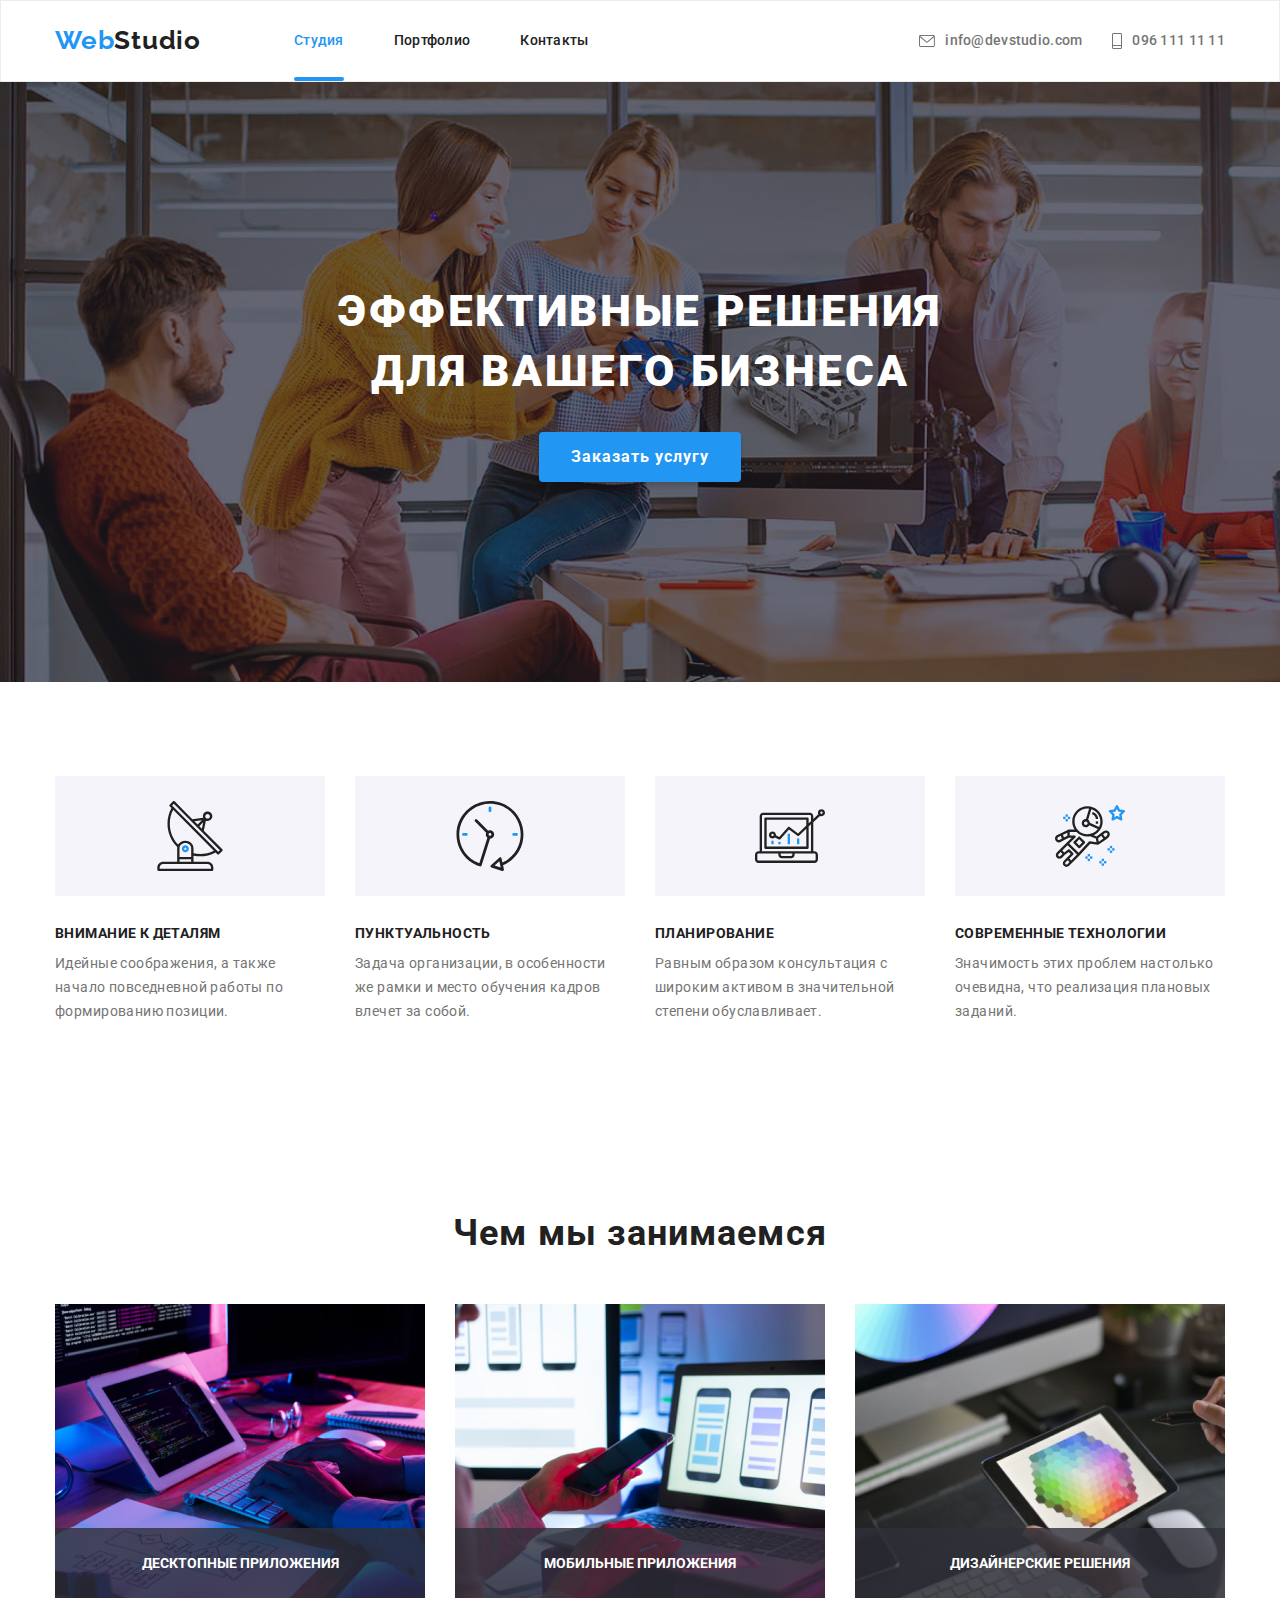
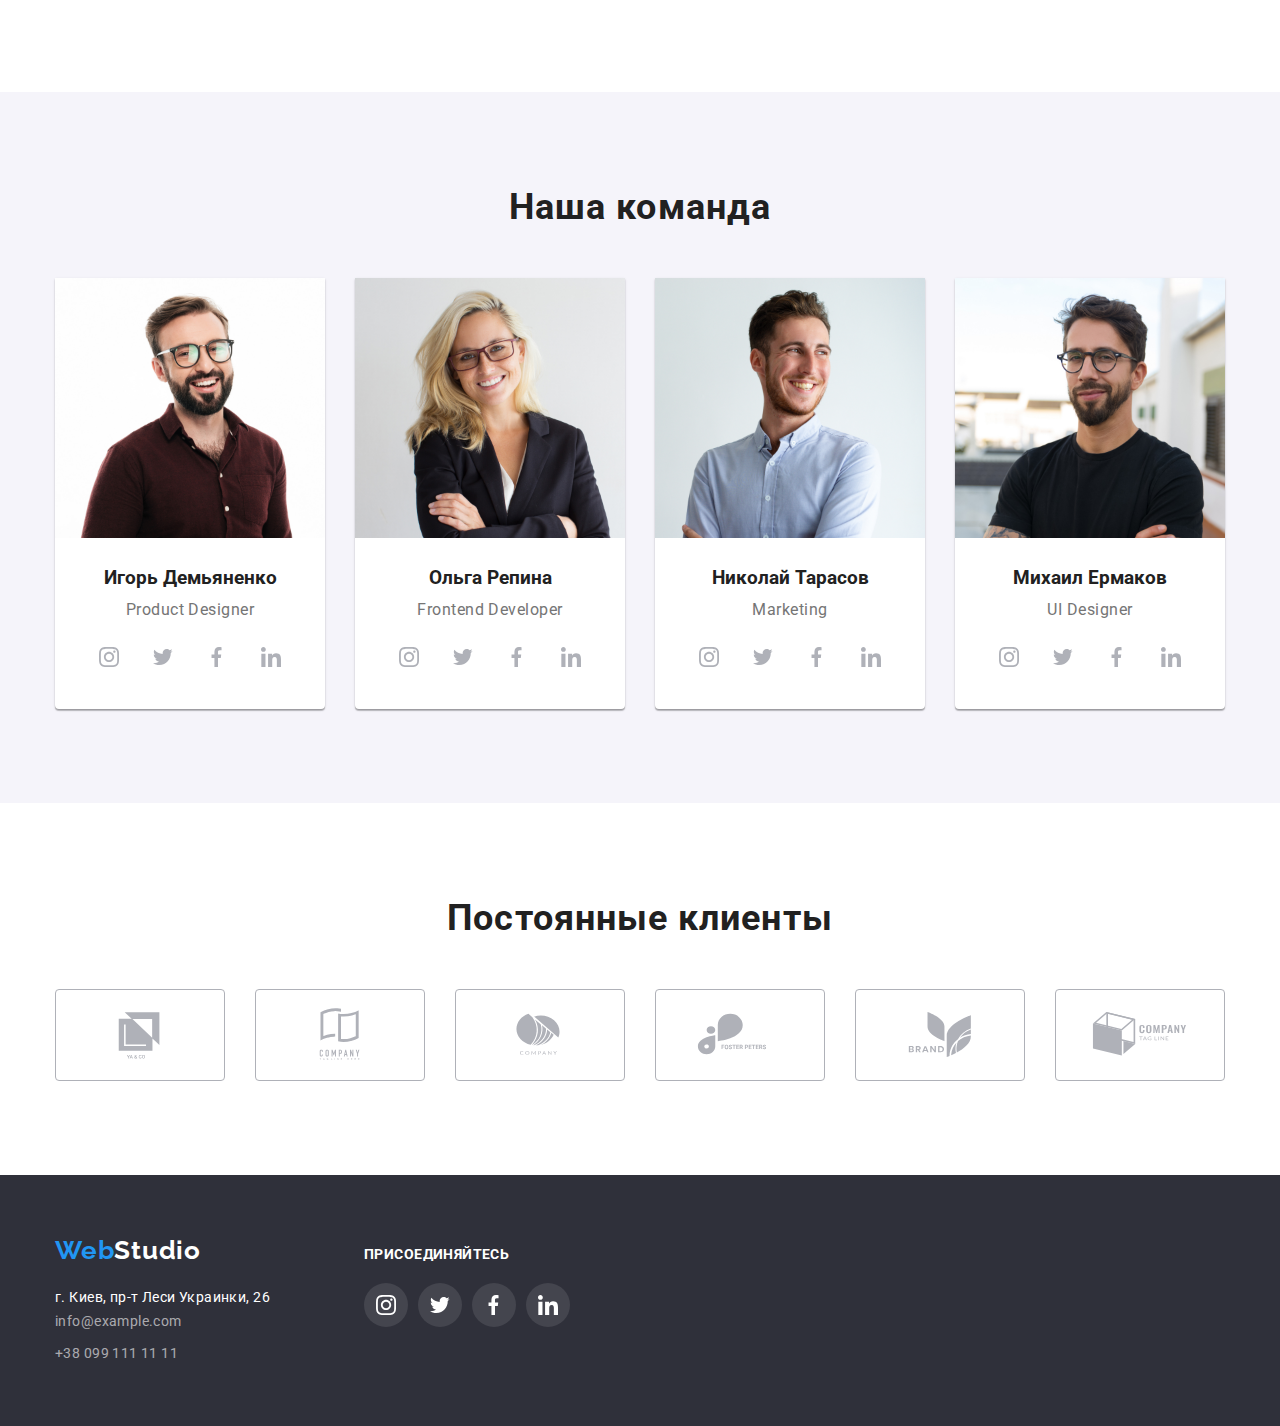
<file: index.html>
<!DOCTYPE html>
<html lang="ru">

<head>
    <meta charset="UTF-8">
    <meta http-equiv="X-UA-Compatible" content="IE=edge">
    <meta name="viewport" content="width=device-width, initial-scale=1.0">
    <title>Веб-студия</title>
   
<link rel="preconnect" href="https://fonts.googleapis.com">
<link rel="preconnect" href="https://fonts.gstatic.com" crossorigin>
<link href="https://fonts.googleapis.com/css2?family=Raleway:wght@700&family=Roboto:wght@400;500;700;900&display=swap" rel="stylesheet">
<link rel="stylesheet" href="https://cdnjs.cloudflare.com/ajax/libs/modern-normalize/1.1.0/modern-normalize.min.css">
<link rel="stylesheet" href="./css/styles.css">
</head>

<header class="page-header">
    <div class="container main-header">
    <!-- Хедер -->

    
        <a class="logo" href="./index.html">
            <span class="part-logo">Web</span>Studio
        </a>

<!-- Навигация -->

        <nav class="navigation">
            <ul class="nav-list">
                <li class="nav-item"><a class="nav-link current" href="./index.html">Студия</a></li>
                <li class="nav-item"><a class="nav-link" href="./portfolio.html">Портфолио</a></li>
                <li class="nav-item"><a class="nav-link" href="">Контакты</a></li>
            </ul>
        </nav>

      
<!-- Контакты -->

<ul class="contacts">
    <li class="contact-item">
        <a class="contact-link link" href="mailto:info@devstudio.com">
         <svg class="contact-icon" width="16px" height="12px">
             <use href="./images/icons.svg#icon-envelope"></use>
         </svg>info@devstudio.com
        </a>
    </li>
    <li class="contact-item">
        <a class="contact-link link" href="tel:0961111111">
        <svg class="contact-icon" width="10px" height="16px">
            <use href="./images/icons.svg#icon-phone1"></use>
        </svg>096 111 11 11
        </a>
    </li>
   
</ul>
</div>
</header>
   
<!-- Main -->

    <main>
        <!-- Герой -->
      
        <section class="hero">
            <div class="container">
            <h1 class="hero-text">Эффективные решения для вашего бизнеса</h1>
            <button class="hero-button" type="button" data-modal-open>Заказать услугу</button>
            </div>
            <div class="backdrop is-hidden" data-modal>
                
                <div class="modal-wrapper">
                   
                     
                      
                    <button class="modal-btn" data-modal-close> 
                        <svg class="modal-icon" width="11" height="11">
                            <use href="./images/icons.svg#icon-Vector-8"></use>
                        </svg>
                    </button>
                    <form class="modal-form"></form>
                </div>
            </div>
        </section>
     
<!-- Особенности -->



        <section class="section">
            <div class="container">
            <h2 class="visually-hidden">Особенности</h2>

            
            <ul class="features">
                <li class="item">
                    <div class="features-container">
                        
                            <svg class="feat-icon" width="65,32" height="70">
                                <use href="./images/icons.svg#icon-antenna1"></use>
                            </svg>
                    
                    </div>
                    <h3 class="features-point">Внимание к деталям</h3>
                    <p class="description">
                        Идейные соображения, а также начало повседневной работы по формированию позиции.
                    </p>
                </li>

                <li class="item">
                    <div class="features-container">
                       
                            <svg class="feat-icon" width="65,32" height="70">
                                <use href="./images/icons.svg#icon-clock1"></use>
                            </svg>
                        
                       
                    </div>
                    <h3 class="features-point">Пунктуальность</h3>
                    <p class="description">
                        Задача организации, в особенности же рамки и место обучения кадров влечет за собой.
                    </p>
                </li>

                <li class="item">
                  <div class="features-container">
                        <svg class="feat-icon" width="65,32" height="70">
                            <use href="./images/icons.svg#icon-diagram1"></use>
                        </svg>
                    </div>
                    
                    <h3 class="features-point">Планирование</h3>
                    <p class="description">
                        Равным образом консультация с широким активом в значительной степени обуславливает.
                    </p>
                </li>

                <li class="item">
                  <div class="features-container">
                        <svg class="feat-icon" width="65,32" height="70">
                            <use href="./images/icons.svg#icon-astronaut1"></use>
                        </svg>
                    </div>
                    
                    <h3 class="features-point">Современные технологии</h3>
                    <p class="description">
                        Значимость этих проблем настолько очевидна, что реализация плановых заданий.
                    </p>
                </li>
            </ul>

    </div>
    </section>
        <!-- Чем мы занимаемся -->
      
        <section class="section works">
            <div class="container">
            <h2 class="caption centered">Чем мы занимаемся</h2>
          
           <ul class="work">
               <li class="item">
                    <img class="work-img" src="./images/img.png" alt="Набор текста на клавиатуре" width="370" height="294">
                    <p class="work-text">Десктопные приложения</p>
               </li>
               
                <li class="item">
                    <img  class="work-img" src="./images/box2.png" alt="Монитор компьютера и экран телефона" width="370" height="294">
                    <p class="work-text">Мобильные приложения</p>
                </li>
                
                <li class="item">
                    <img class="work-img" src="./images/box3.png" alt="Цветовая гамма на планшете" width="370" height="294">
                    <p class="work-text">Дизайнерские решения</p>
                </li>
               
           </ul>
           
               </div>
                </section>
        <!-- Наша команда -->
       
        <section class="section team">
            <div class="container">
            <h2 class="caption centered">Наша команда</h2>
            <ul class="team-list">
                <li class="item">
                    <img class="foto" src="./images/img.jpg" alt="фото специалиста" width="270" height="260">
                    <div class="foto-descr">
                        <h3 class="team-member">Игорь Демьяненко</h3>
                    <p class="speciality" lang="en">Product Designer</p>
                    
                    <ul class="socials-list">

                        <li class="socials-item">
                            <a class="socials-link" href="" target="_blank" rel="noopener noreferree" aria-label="иконка Instagram">
                                <svg class="social-icon" width="20" height="20">
                                    <use href="./images/icons.svg#icon-instagram"></use>
                                </svg>

                            </a>

                        </li>

                        <li class="socials-item">
                            <a class="socials-link" href="" target="_blank" rel="noopener noreferree" aria-label="иконка Twitter">
                        <svg class="social-icon" width="20" height="20">
                            <use href="./images/icons.svg#icon-twetter"></use>
                        </svg>
                            </a>
                        
                        </li>

                        <li class="socials-item">
                            <a class="socials-link" href="" target="_blank" rel="noopener noreferree" aria-label="иконка Facebook">
                        <svg class="social-icon" width="20" height="20">
                            <use href="./images/icons.svg#icon-facebook"></use>
                        </svg>
                            </a>
                        
                        </li>

                        <li class="socials-item">
                            <a class="socials-link" href="" target="_blank" rel="noopener noreferree" aria-label="иконка Linkedin">
                        <svg class="social-icon" width="20" height="20">
                            <use href="./images/icons.svg#icon-linkedin"></use>
                        </svg>
                            </a>
                        
                        </li>
                    </ul>
                    </div>
                    
                </li>
                

                <li class="item">
                    <img class="foto" src="./images/img(1).jpg" alt="фото специалиста" width="270" height="260">
                    <div class="foto-descr">
                        <h3 class="team-member">Ольга Репина</h3>
                    <p class="speciality" lang="en">Frontend Developer</p>
                    <ul class="socials-list">
                    
                        <li class="socials-item">
                            <a class="socials-link" href="" target="_blank" rel="noopener noreferree" aria-label="иконка Instagram">
                                <svg class="social-icon" width="20" height="20">
                                    <use href="./images/icons.svg#icon-instagram"></use>
                                </svg>
                    
                            </a>
                    
                        </li>
                    
                        <li class="socials-item">
                            <a class="socials-link" href="" target="_blank" rel="noopener noreferree" aria-label="иконка Twitter">
                                <svg class="social-icon" width="20" height="20">
                                    <use href="./images/icons.svg#icon-twetter"></use>
                                </svg>
                            </a>
                    
                        </li>
                    
                        <li class="socials-item">
                            <a class="socials-link" href="" target="_blank" rel="noopener noreferree" aria-label="иконка Facebook">
                                <svg class="social-icon" width="20" height="20">
                                    <use href="./images/icons.svg#icon-facebook"></use>
                                </svg>
                            </a>
                    
                        </li>
                    
                        <li class="socials-item">
                            <a class="socials-link" href="" target="_blank" rel="noopener noreferree" aria-label="иконка Linkedin">
                                <svg class="social-icon" width="20" height="20">
                                    <use href="./images/icons.svg#icon-linkedin"></use>
                                </svg>
                            </a>
                    
                        </li>
                    </ul>
                    </div>
                </li>
                <li class="item">
                    <img class="foto" src="./images/img(2).jpg" alt="фото специалиста" width="270" height="260">
                    <div class="foto-descr"><h3 class="team-member">Николай Тарасов</h3>
                    <p class="speciality" lang="en">Marketing</p>
                    <ul class="socials-list">
                    
                        <li class="socials-item">
                            <a class="socials-link" href="" target="_blank" rel="noopener noreferree" aria-label="иконка Instagram">
                                <svg class="social-icon" width="20" height="20">
                                    <use href="./images/icons.svg#icon-instagram"></use>
                                </svg>
                    
                            </a>
                    
                        </li>
                    
                        <li class="socials-item">
                            <a class="socials-link" href="" target="_blank" rel="noopener noreferree" aria-label="иконка Twitter">
                                <svg class="social-icon" width="20" height="20">
                                    <use href="./images/icons.svg#icon-twetter"></use>
                                </svg>
                            </a>
                    
                        </li>
                    
                        <li class="socials-item">
                            <a class="socials-link" href="" target="_blank" rel="noopener noreferree" aria-label="иконка Facebook">
                                <svg class="social-icon" width="20" height="20">
                                    <use href="./images/icons.svg#icon-facebook"></use>
                                </svg>
                            </a>
                    
                        </li>
                    
                        <li class="socials-item">
                            <a class="socials-link" href="" target="_blank" rel="noopener noreferree" aria-label="иконка Linkedin">
                                <svg class="social-icon" width="20" height="20">
                                    <use href="./images/icons.svg#icon-linkedin"></use>
                                </svg>
                            </a>
                    
                        </li>
                    </ul>
                    </div>
                </li>
                <li class="item">
                    <img class="foto" src="./images/img(3).jpg" alt="фото специалиста" width="270" height="260">
                    <div class="foto-descr"><h3 class="team-member">Михаил Ермаков</h3>
                    <p class="speciality" lang="en">UI Designer</p>
                    <ul class="socials-list">
                    
                        <li class="socials-item">
                            <a class="socials-link" href="" target="_blank" rel="noopener noreferree" aria-label="иконка Instagram">
                                <svg class="social-icon" width="20" height="20">
                                    <use href="./images/icons.svg#icon-instagram"></use>
                                </svg>
                    
                            </a>
                    
                        </li>
                    
                        <li class="socials-item">
                            <a class="socials-link" href="" target="_blank" rel="noopener noreferree" aria-label="иконка Twitter">
                                <svg class="social-icon" width="20" height="20">
                                    <use href="./images/icons.svg#icon-twetter"></use>
                                </svg>
                            </a>
                    
                        </li>
                    
                        <li class="socials-item">
                            <a class="socials-link" href="" target="_blank" rel="noopener noreferree" aria-label="иконка Facebook">
                                <svg class="social-icon" width="20" height="20">
                                    <use href="./images/icons.svg#icon-facebook"></use>
                                </svg>
                            </a>
                    
                        </li>
                    
                        <li class="socials-item">
                            <a class="socials-link" href="" target="_blank" rel="noopener noreferree" aria-label="иконка Linkedin">
                                <svg class="social-icon" width="20" height="20">
                                    <use href="./images/icons.svg#icon-linkedin"></use>
                                </svg>
                            </a>
                    
                        </li>
                    </ul>
                    </div>
                </li>
            </ul>
       
        </div>
        </section>

<section class="client-section">
    <div class="container">
        <h2 class="client centered">Постоянные клиенты</h2>
        <ul class="clients">
        
            <li class="clients-item">
                <a class="clients-link" href="" target="_blank" rel="noopener noreferree">
                    <svg class="clients-icon" width="106" height="60">
                        <use href="./images/icons.svg#icon-logo6"></use>
                    </svg>
        
                </a>
        
            </li>
            <li class="clients-item">
                <a class="clients-link" href="" target="_blank" rel="noopener noreferree">
                    <svg class="clients-icon" width="106" height="60">
                        <use href="./images/icons.svg#icon-Logo1"></use>
                    </svg>
            
                </a>
            
            </li>
            <li class="clients-item">
                <a class="clients-link" href="" target="_blank" rel="noopener noreferree">
                    <svg class="clients-icon" width="106" height="60">
                        <use href="./images/icons.svg#icon-logo2"></use>
                    </svg>
            
                </a>
            
            </li>
            <li class="clients-item">
                <a class="clients-link" href="" target="_blank" rel="noopener noreferree">
                    <svg class="clients-icon" width="106" height="60">
                        <use href="./images/icons.svg#icon-logo3"></use>
                    </svg>
            
                </a>
            
            </li>
            <li class="clients-item">
                <a class="clients-link" href="" target="_blank" rel="noopener noreferree">
                    <svg class="clients-icon" width="106" height="60">
                        <use href="./images/icons.svg#icon-logo4"></use>
                    </svg>
            
                </a>
            
            </li>
            <li class="clients-item">
                <a class="clients-link" href="" target="_blank" rel="noopener noreferree">
                    <svg class="clients-icon" width="106" height="60">
                        <use href="./images/icons.svg#icon-logo5"></use>
                    </svg>
            
                </a>
            
            </li>
        </ul>
        </div>
        </section>

    </main>



<!-- Футер -->

    <footer  class="footer">
        <div class="container-footer container">
        <div class="container-footer-address">
        <a class="logo-footer" href="./index.html">
            <span class="part-logo">Web</span><span class="studio-logo">Studio</span>
        </a>

        <address>
            <ul class="address">
                <li class="address-map">
             <a class="map" href="https://www.google.com.ua/maps/place/%D0%B1%D1%83%D0%BB.+%D0%9B%D0%B5%D1%81%D0%B8+%D0%A3%D0%BA%D1%80%D0%B0%D0%B8%D0%BD%D0%BA%D0%B8,+26,+%D0%9A%D0%B8%D0%B5%D0%B2,+02000/@50.4265841,30.5361971,17z/data=!3m1!4b1!4m5!3m4!1s0x40d4cf0e033ecbe9:0x57a4dffefec77da0!8m2!3d50.4265807!4d30.5383858?hl=ru">г. Киев, пр-т Леси Украинки, 26</a>
                </li>
                <li class="address-mail">
             <a class="contact-footer mail" href="mailto:info@example.com">info@example.com</a>
                </li>
                <li class="address-phone">
             <a class="contact-footer" href="tel:+380991111111">+38 099 111 11 11</a>
                </li>

            </ul>
         
        </address>
            </div>



    <div class="attention-title-list">
    <p class="attention">Присоединяйтесь</p>
    <ul class="attention-list">
    <li class="attention-item">
        <a class="attention-link" href="" target="_blank" rel="noopener noreferree" aria-label="иконка Instagram">
            <svg class="attention-icon" width="20" height="20">
                <use href="./images/icons.svg#icon-instagram"></use>
            </svg>
    
        </a>
    
    </li>
    
    <li class="attention-item">
        <a class="attention-link" href="" target="_blank" rel="noopener noreferree" aria-label="иконка Twitter">
            <svg class="attention-icon" width="20" height="20">
                <use href="./images/icons.svg#icon-twetter"></use>
            </svg>
        </a>
    
    </li>
    
    <li class="attention-item">
        <a class="attention-link" href="" target="_blank" rel="noopener noreferree" aria-label="иконка Facebook">
            <svg class="attention-icon" width="20" height="20">
                <use href="./images/icons.svg#icon-facebook"></use>
            </svg>
        </a>
    
    </li>
    
    <li class="attention-item">
        <a class="attention-link" href="" target="_blank" rel="noopener noreferree" aria-label="иконка Linkedin">
            <svg class="attention-icon" width="20" height="20">
                <use href="./images/icons.svg#icon-linkedin"></use>
            </svg>
        </a>
</li>
    </ul>
</div>
</div>


    </footer>
<script src="./js/madal.js"></script>
    
</body>


</html>
</file>
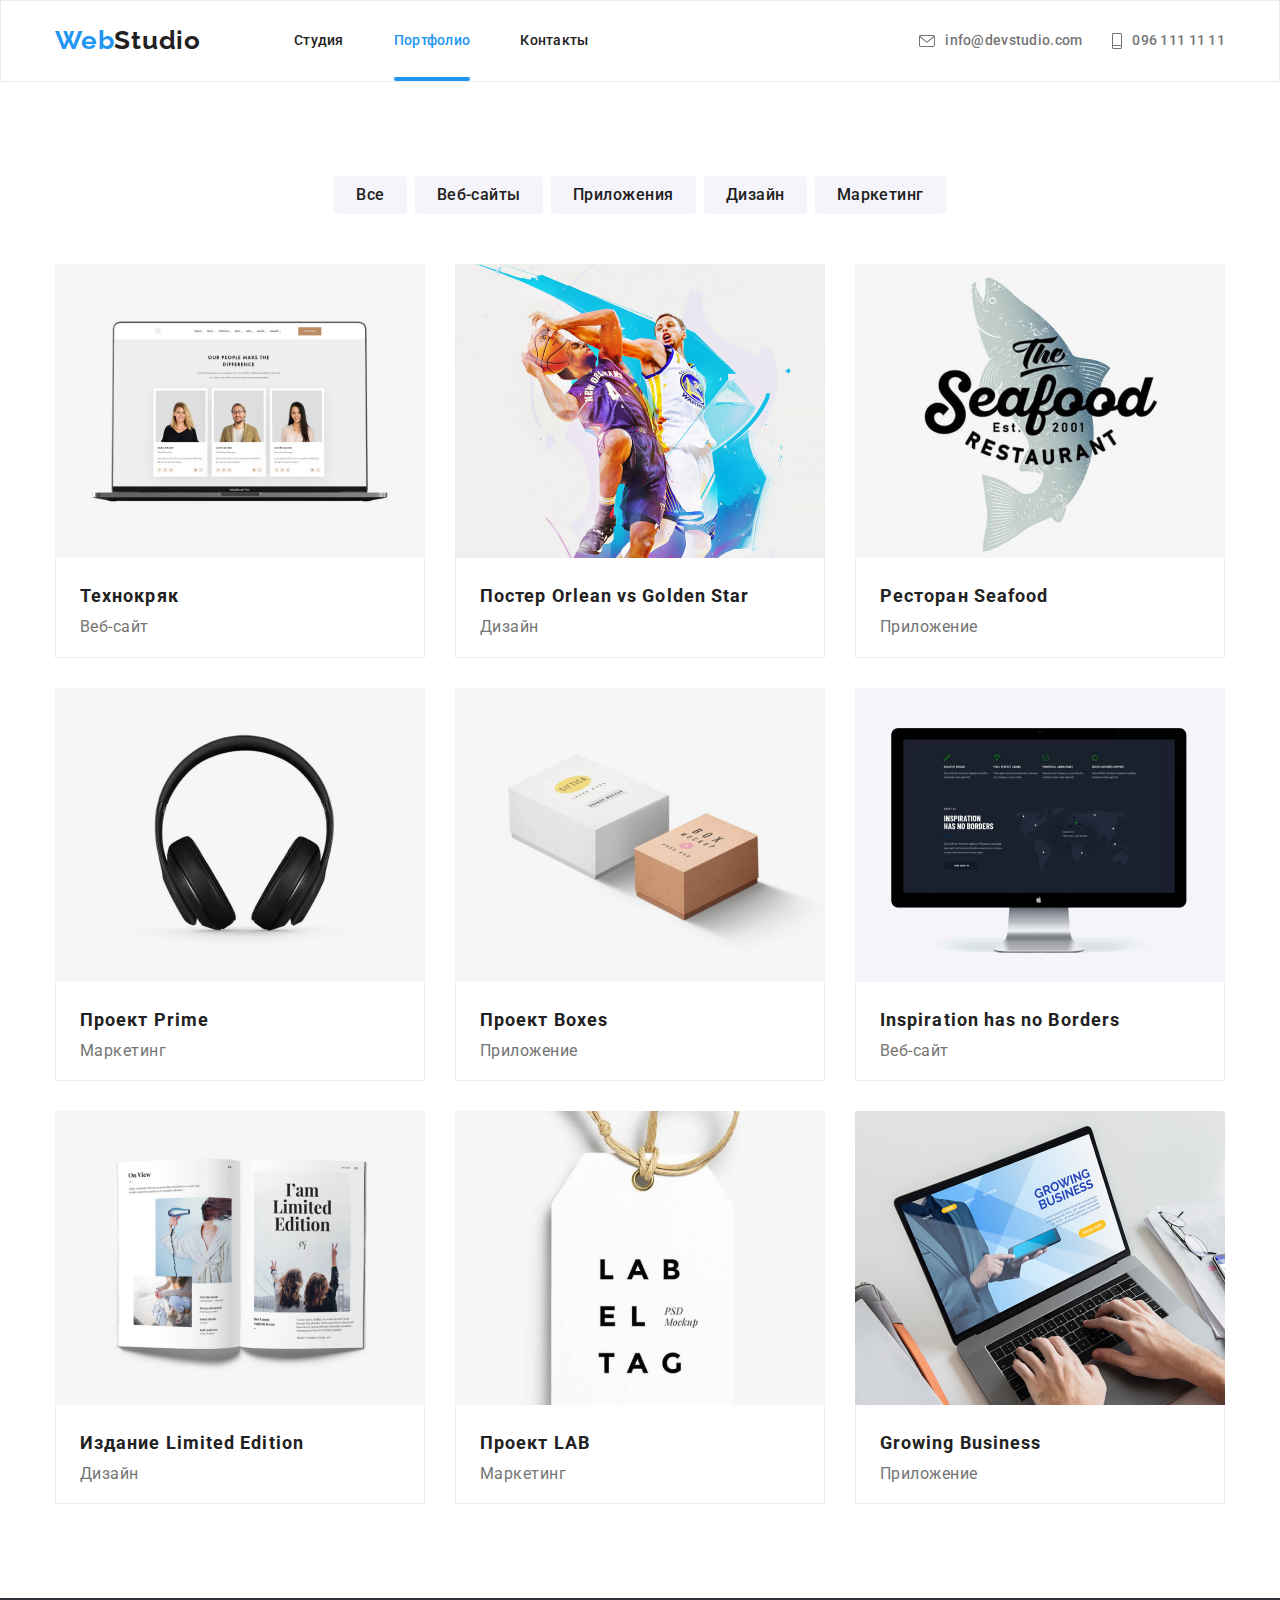
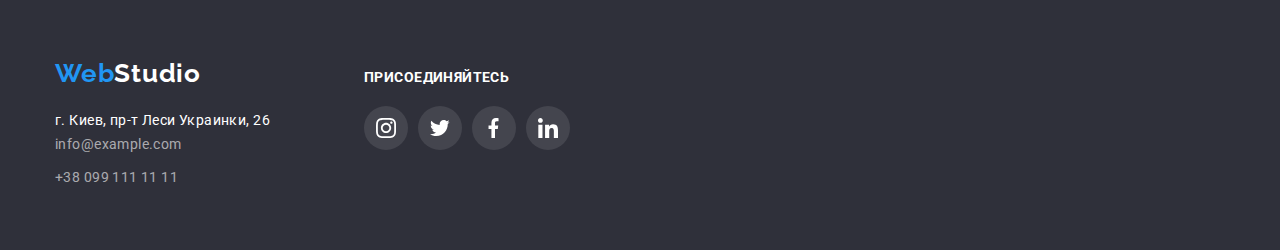
<file: portfolio.html>
<!DOCTYPE html>
<html lang="ru">
<head>
    <meta charset="UTF-8">
    <meta http-equiv="X-UA-Compatible" content="IE=edge">
    <meta name="viewport" content="width=device-width, initial-scale=1.0">
    <title>Портфолио</title>
    
  <link rel="preconnect" href="https://fonts.googleapis.com">
<link rel="preconnect" href="https://fonts.gstatic.com" crossorigin>
<link href="https://fonts.googleapis.com/css2?family=Raleway:wght@700&family=Roboto:wght@400;500;700;900&display=swap" rel="stylesheet">
<link rel="stylesheet" href="https://cdnjs.cloudflare.com/ajax/libs/modern-normalize/1.1.0/modern-normalize.min.css">
<link rel="stylesheet" href="./css/styles.css">
</head>

<body>
    <!-- Хедер -->
   
<header class="page-header">
    <div class="container main-header">
        <!-- Хедер -->


        <a class="logo" href="./index.html">
            <span class="part-logo">Web</span>Studio
        </a>

        <!-- Навигация -->

        <nav class="navigation">
            <ul class="nav-list">
                <li class="nav-item"><a class="nav-link" href="./index.html">Студия</a></li>
                <li class="nav-item"><a class="nav-link current" href="./portfolio.html">Портфолио</a></li>
                <li class="nav-item"><a class="nav-link" href="">Контакты</a></li>
            </ul>
        </nav>


        <!-- Контакты -->

        <ul class="contacts">
            <li class="contact-item">
                <a class="contact-link link" href="mailto:info@devstudio.com">
                    <svg class="contact-icon" width="16px" height="12px">
                        <use href="./images/icons.svg#icon-envelope"></use>
                    </svg>info@devstudio.com
                </a>
            </li>
            <li class="contact-item">
                <a class="contact-link link" href="tel:0961111111">
                    <svg class="contact-icon" width="10px" height="16px">
                        <use href="./images/icons.svg#icon-phone1"></use>
                    </svg>096 111 11 11
                </a>
            </li>

        </ul>
    </div>
</header>
       
<!-- Main -->
        <main class="main-portfolio">
            <!-- Наши проекты -->
           
            <section class="section">
                <div class="container">
                    <h1 class="visually-hidden">Наши проекты</h1>
                <ul class="sorting-menu">
                    
                    <li class="item"> 
                        <button class="menu" type="button">Все</button>

                </li>
                
                <li class="item">
                        <button class="menu" type="button">Веб-сайты</button>
                    
                </li>
                
                <li class="item">
                        <button class="menu" type="button">Приложения</button>
                   
                </li>
                
                <li class="item">
                        <button class="menu" type="button">Дизайн</button>
                    
                </li>
                    <li class="item">
                   
                        <button class="menu" type="button">Маркетинг</button>
                    
                </li>
                </ul>
              
    
<!-- Примеры проектов -->

                <ul class="example">
                    <li class="item">
                        <a class="photo-link link" href=" ">
                            <div class="photo-thumb">
                        <img class="item-foto" src="./images/img1.jpg" alt="главная страница сайта" width="370" height="294">
                        <div class="photo-thumb-text">
                        <p class="animation-description">Ресурс предлагает комплексные предложения с разным уровнем функционала и сервисов. Все это позволит посетителю получить
                        исчерпывающие сведения о компании или частном лице.</p>
                        </div>
                        </div>
                        <div class="text-content">
                           <h2 class="project">Технокряк</h2>
                           <p class="text">Веб-сайт</p>
                </div>
                </a>
                    </li>
                    <li class="item">
                        <a class="photo-link link" href=" ">
                            <div class="photo-thumb">
                        <img class="item-foto" src="./images/img2.jpg" alt="два баскетболиста в игре" width="370" height="294">
                        <div class="photo-thumb-text">
                            <p class="animation-description">Ресурс предлагает комплексные предложения с разным уровнем функционала и сервисов.
                                Все это позволит посетителю получить
                                исчерпывающие сведения о компании или частном лице.</p>
                        </div>
                        </div>
                        <div class="text-content">

                        <h2 class="project">Постер <span lang="en">Orlean vs Golden Star</span></h2>
                        <p class="text">Дизайн</p>
                        </div>
                        </a>
                    </li>
                    <li class="item">
                        <a class="photo-link link" href=" ">
                            <div class="photo-thumb">
                        <img class="item-foto" src="./images/img3.jpg" alt="логотип ресторана" width="370" height="294">
                        <div class="photo-thumb-text">
                            <p class="animation-description">Ресурс предлагает комплексные предложения с разным уровнем функционала и сервисов.
                                Все это позволит посетителю получить
                                исчерпывающие сведения о компании или частном лице.</p>
                        </div>
                        </div>
                        <div class="text-content">
                             <h2 class="project">Ресторан <span lang="en">Seafood</span></h2>
                        <p class="text">Приложение</p>
                        </div>
                        </a>
                    </li>
                    <li class="item">
                        <a class="photo-link link" href=" ">
                            <div class="photo-thumb">
                        <img class="item-foto" src="./images/img4.jpg" alt="наушники" width="370" height="294">
                        <div class="photo-thumb-text">
                            <p class="animation-description">Ресурс предлагает комплексные предложения с разным уровнем функционала и сервисов.
                                Все это позволит посетителю получить
                                исчерпывающие сведения о компании или частном лице.</p>
                        </div>
                        </div>
                        <div class="text-content">
                        <h2 class="project">Проект <span lang="en">Prime</span></h2>
                        <p class="text">Маркетинг</p>
                        </div>
                        </a>
                    </li>
                    <li class="item">
                        <a class="photo-link link" href=" ">
                            <div class="photo-thumb">
                        <img class="item-foto" src="./images/img5.jpg" alt="две коробки" width="370" height="294">
                        <div class="photo-thumb-text">
                            <p class="animation-description">Ресурс предлагает комплексные предложения с разным уровнем функционала и сервисов.
                                Все это позволит посетителю получить
                                исчерпывающие сведения о компании или частном лице.</p>
                        </div>
                        </div>
                    <div class="text-content">
                        <h2 class="project">Проект <span lang="en">Boxes</span></h2>
                        <p class="text">Приложение</p>
                        </div>
                        </a>
                    </li>
                    <li class="item">
                        <a class="photo-link link" href=" ">
                            <div class="photo-thumb">
                        <img class="item-foto" src="./images/img6.jpg" alt="монитор экрана" width="370" height="294">
                        <div class="photo-thumb-text">
                            <p class="animation-description">Ресурс предлагает комплексные предложения с разным уровнем функционала и сервисов.
                                Все это позволит посетителю получить
                                исчерпывающие сведения о компании или частном лице.</p>
                        </div>
                        </div>
                        <div class="text-content">
                        <h2 class="project" lang="en">Inspiration has no Borders</h2>
                        <p class="text">Веб-сайт</p>
                        </div>
                        </a>
                    </li>
                    <li class="item">
                        <a class="photo-link link" href=" ">
                            <div class="photo-thumb">
                        <img class="item-foto" src="./images/img7.jpg" alt="разворот книги" width="370" height="294">
                        <div class="photo-thumb-text">
                            <p class="animation-description">Ресурс предлагает комплексные предложения с разным уровнем функционала и сервисов.
                                Все это позволит посетителю получить
                                исчерпывающие сведения о компании или частном лице.</p>
                        </div>
                        </div>
                    <div class="text-content">
                        <h2 class="project">Издание <span lang="en">Limited Edition</span></h2>
                        <p class="text">Дизайн</p>
                        </div>
                        </a>
                    </li>
                    <li class="item">
                        <a class="photo-link link" href=" ">
                            <div class="photo-thumb">
                        <img class="item-foto" src="./images/img8.jpg" alt="логотип фирмы" width="370" height="294">
                        <div class="photo-thumb-text">
                            <p class="animation-description">Ресурс предлагает комплексные предложения с разным уровнем функционала и сервисов.
                                Все это позволит посетителю получить
                                исчерпывающие сведения о компании или частном лице.</p>
                        </div>
                        </div>
                        <div class="text-content">
                        <h2 class="project">Проект <span lang="en">LAB</span></h2>
                        <p class="text">Маркетинг</p>
                        </div>
                        </a>

                    </li>
                    <li class="item">
                        <a class="photo-link link" href=" ">
                            <div class="photo-thumb">
                        <img class="item-foto" src="./images/img9.jpg" alt="набор текста на клавиатуре" width="370" height="294">
                        <div class="photo-thumb-text">
                            <p class="animation-description">Ресурс предлагает комплексные предложения с разным уровнем функционала и сервисов.
                                Все это позволит посетителю получить
                                исчерпывающие сведения о компании или частном лице.</p>
                        </div>
                        </div>
                        <div class="text-content">
                        <h2 class="project">Growing Business</h2>
                        <p class="text">Приложение</p>
                        </div>
                    </a>
                    </li>
                </ul>
                </div>
            </section>
           
        </main>
<!-- Футер -->
<footer class="footer">
    <div class="container-footer container">
        <div class="container-footer-address">
            <a class="logo-footer" href="./index.html">
                <span class="part-logo">Web</span><span class="studio-logo">Studio</span>
            </a>

            <address>
                <ul class="address">
                    <li class="address-map">
                        <a class="map"
                            href="https://www.google.com.ua/maps/place/%D0%B1%D1%83%D0%BB.+%D0%9B%D0%B5%D1%81%D0%B8+%D0%A3%D0%BA%D1%80%D0%B0%D0%B8%D0%BD%D0%BA%D0%B8,+26,+%D0%9A%D0%B8%D0%B5%D0%B2,+02000/@50.4265841,30.5361971,17z/data=!3m1!4b1!4m5!3m4!1s0x40d4cf0e033ecbe9:0x57a4dffefec77da0!8m2!3d50.4265807!4d30.5383858?hl=ru">г.
                            Киев, пр-т Леси Украинки, 26</a>
                    </li>
                    <li class="address-mail">
                        <a class="contact-footer mail" href="mailto:info@example.com">info@example.com</a>
                    </li>
                    <li class="address-phone">
                        <a class="contact-footer" href="tel:+380991111111">+38 099 111 11 11</a>
                    </li>

                </ul>

            </address>
        </div>



        <div class="attention-title-list">
            <p class="attention">Присоединяйтесь</p>
            <ul class="attention-list">
                <li class="attention-item">
                    <a class="attention-link" href="" target="_blank" rel="noopener noreferree"
                        aria-label="иконка Instagram">
                        <svg class="attention-icon" width="20" height="20">
                            <use href="./images/icons.svg#icon-instagram"></use>
                        </svg>

                    </a>

                </li>

                <li class="attention-item">
                    <a class="attention-link" href="" target="_blank" rel="noopener noreferree"
                        aria-label="иконка Twitter">
                        <svg class="attention-icon" width="20" height="20">
                            <use href="./images/icons.svg#icon-twetter"></use>
                        </svg>
                    </a>

                </li>

                <li class="attention-item">
                    <a class="attention-link" href="" target="_blank" rel="noopener noreferree"
                        aria-label="иконка Facebook">
                        <svg class="attention-icon" width="20" height="20">
                            <use href="./images/icons.svg#icon-facebook"></use>
                        </svg>
                    </a>

                </li>

                <li class="attention-item">
                    <a class="attention-link" href="" target="_blank" rel="noopener noreferree"
                        aria-label="иконка Linkedin">
                        <svg class="attention-icon" width="20" height="20">
                            <use href="./images/icons.svg#icon-linkedin"></use>
                        </svg>
                    </a>
                </li>
            </ul>
        </div>
    </div>


</footer>
        
</body>
</html>
</file>
<file: css/styles.css>
html {
    box-sizing: border-box;

}

*,
*::before,
*::after {
    box-sizing: inherit;
}
.container {
    width: 1200px;
    margin: 0 auto;

    padding-left: 15px;
    padding-right: 15px;
    /* outline: 2px solid crimson; */
}

.page-header {
    /* background-color: aquamarine; */
    border: 1px solid #ECECEC;

}


:root {
 --main-color: #212121; 
 --secondary-color: #757575;
 --accent-color: #2196F3;
 --title-color: #FFFFFF; 
 --additional-color: rgba(255, 255, 255, 0.6);
 --background-color-menu: #F5F4FA;
 --background-color-basic: #2F303A;
 --background-main-btn: #188CE8;
 --border-heder-color:  #ECECEC;
 --animation: 250ms cubic-bezier(0.4, 0, 0.2, 1);
 --color-icon: #AFB1B8;
}




   body {
    font-family: 'Roboto', sans-serif;
    color: var(--main-color);
}

   ul {
    list-style-type: none; 
    padding: 0px;
    margin: 0px;
}
h1,
h2,
h3,
h4,
h4,
h5,
h6,
p {
padding: 0px;
margin: 0px;  
}

img {
    display: block;
    max-width: 100%;
    height: auto;
}

.visually-hidden {
 position: absolute;
 clip: rect(0 0 0 0);
 width: 1px;
 height: 1px;
 margin: -1px;
}

/* Логотип */

.logo {
    font-family: 'Raleway', sans-serif;
    color: var(--main-color);
    font-size: 26px;
    font-weight: 700;
    text-decoration: none;
    line-height: 1.19;
    letter-spacing: 0.03em;
    margin-right: 93px;
 padding-top: 24px;
 padding-bottom: 25px;
   
}

.part-logo {
    color: var(--accent-color);
    font-weight: 700;
}

.nav-list {
    display: flex;
 

}

.nav-link {
    display: block;
    color: currentColor;
    font-weight: 500;
    font-size: 14px;
    text-decoration: none;
    line-height: 1.14;
    letter-spacing: 0.02em;
    padding-top: 32px;
    padding-bottom: 32px;
    transition: color var(--animation);
 }
 
 
    
    .nav-list .nav-item:not(:last-child) {
    margin-right: 50px;
    }

    .navigation {
        margin-right: auto;
    }
    
.nav-link:hover, .nav-link:focus {
    color: var(--accent-color);
   
}

.nav-link.current {
    color: var(--accent-color)
}

.contact-item {
    color: var(--secondary-color);
    font-weight: 500;
    font-size: 14px;
    text-decoration: none;
    line-height: 1.14;
    letter-spacing: 0.02em;
   
}

.contact-icon:hover,
.contact-icon:focus {
    color: var(--accent-color);
  transition: color var(--animation);
}

.contact-icon { 
    margin-right: 10px;
    fill: currentColor;

}
.contact-item:hover, .contact-item:focus {
    fill: var(--accent-color);
    transition: fill var(--animation);
}

.contacts {
    display: flex;
    align-items: center;
  
}

.contact-item:not(:last-child) {
    margin-right: 30px;
}

.contact-link {
    display: flex;
    align-items: center;
    padding-top: 32px;
    padding-bottom: 32px;
}

.contact-link:hover,
.contact-link:focus {
    color: var(--accent-color);
    
}
.link {
    text-decoration: none;
    color: currentColor;
    transition: color var(--animation), fill var(--animation);
   
}


.contacts .item + .item {
    margin-left: 50px;
}

.address-mail {
    margin-bottom: 9px;
}


.main-header {
    display: flex;
    align-items: center;
  
}

.page-portfolio {
    border: 1px solid var(--border-heder-color);

}

.contact-footer {
    color: var(--additional-color);
    font-size: 14px;
    line-height: 1.71;
    letter-spacing: 0.03em;
    text-decoration: none;
    font-style: normal;
    transition: color var(--animation);
}

.logo-footer {
    font-family: 'Raleway', sans-serif;
    color: var(--main-color);
    font-size: 26px;
    font-weight: 700;
    text-decoration: none;
    line-height: 1.19;
    letter-spacing: 0.03em;
    margin-right: 93px;
    display: inline-block;
    margin-bottom: 20px;

}

.attention {
    font-weight: 700;
    font-size: 14px;
    line-height: 1.14;
    letter-spacing: 0.03em;
    text-transform: uppercase;
    color: #ffffff;
    margin-bottom: 20px;
}

.attention-link {
    display: flex;
    justify-content: center;
    align-items: center;
    width: 44px;
    height: 44px;
    border-radius: 50%;
    background-color: rgba(255, 255, 255, 0.1);
    fill: #FFFFFF;
    transition: background-color var(--animation);

}

.attention-link:hover, 
.attention-link:focus {
    background-color: #2196F3;
 
}

.attention-list {
    display: flex;
}

.attention-item:not(:last-child) {
    margin-right: 10px;
}

.mail {
    margin-bottom: 9px;
}

.contact-footer:hover,
.contact-footer:focus {
    color: var(--accent-color);
   

}

.studio-logo {
    color: var(--title-color);
}

.map {
    color: var(--title-color);
    font-size: 14px;
    line-height: 1.71;
    letter-spacing: 0.03em;
    text-decoration: none;
    font-style: normal;
     
}

.hero {
    
    margin-left: auto;
    margin-right: auto;
    padding-top: 200px;
    text-align: center;
    padding-bottom: 200px;
    height: 600px;
    max-width: 1600px;
    background-image: linear-gradient(to right, rgba(47, 48, 58, 0.4), rgba(47, 48, 58, 0.4)),
    url("../images/pic-hero.jpg");
   
}

.hero-text {
    color: var(--title-color);
    font-weight: 900;
    font-size: 44px;
    text-transform: uppercase;
    line-height: 1.36;
    letter-spacing: 0.06em;
    margin-left: auto;
    margin-right: auto;
    width: 696px;
    margin-bottom: 30px;
   
}
.hero-button {
    font-family: inherit;
    color: var(--title-color);
    background-color: var(--accent-color);
    font-weight: 700;
    font-size: 16px;
    cursor: pointer;
    line-height: 1.88;
    letter-spacing: 0.06em;
    border-radius: 4px;
    padding: 10px 32px;
    min-width: 200px;
    text-align: center;
    border: none;
    box-shadow: 0px 4px 4px rgba(0, 0, 0, 0.15);
}
.hero-button:hover,
.hero-button:focus {
background-color: var(--background-main-btn);
transition: background-color var(--animation);
}

.features-point{
    font-weight: 700;
    font-size: 14px;
    text-transform: uppercase;
    line-height: 1.14;
    letter-spacing: 0.03em;
    margin-bottom: 10px;
}

.features-container {
    display: flex;
        justify-content: center;
        align-items: center;
        margin-bottom: 30px;
        background-color: var(--background-color-menu);
        width: 270px;
        height: 120px;
}
.features {
    display: flex;
    flex-wrap: wrap;
}

.features .item {
    width:calc((100% - 90px) / 4);
    margin-right: 30px;

}

.features .item:last-child {
    margin-right: 0px;
}

.description {
    color: var(--secondary-color);
    font-size: 14px;
    line-height: 1.71;
    letter-spacing: 0.03em; 
}

.work {
    display: flex;
}

.work .item {
    width: calc(100% - 60px) / 3;
    margin-right: 30px;
}

.work .item:last-child {
    margin-right: 0px;
}

.works {
    padding-top: 0px;
}

.section {
   padding: 94px 0;
}

.caption.centered {
    text-align: center;
    margin-bottom: 50px;
}

.footer {
    padding: 60px 0;
   
    background-color: var(--background-color-basic);
   
}

.container-footer {
    display: flex;
  
    align-items: baseline;
   
   

}

.container-footer-address {
    margin-right: 70px;

}


.speciality {
    color: var(--secondary-color);
    font-size: 16px;
    line-height: 1.19;
    letter-spacing: 0.03em;
    margin-bottom: 16px;
}


.team-member{
    margin-bottom: 10px;
}

.foto-descr {
    padding-top: 30px;
    padding-bottom: 30px;
    padding-left: 32px;
    padding-right: 32px;
   
}

.caption{
    font-weight: 700;
    font-size: 36px;
    line-height: 1.17;
    letter-spacing: 0.03em;
    margin-bottom: 50px;
}

.team-list {
    display: flex;
}

.team-list .item {
    width: calc((100% - 90px) / 4);
    margin-right: 30px;
    box-shadow: 0px 1px 3px rgba(0, 0, 0, 0.12), 0px 1px 1px rgba(0, 0, 0, 0.14), 0px 2px 1px rgba(0, 0, 0, 0.2);
    border-radius: 0px 0px 4px 4px;
    text-align: center;
    background-color: #FFFFFF;
}

.team-list .item:last-child {
    margin-right: 0px;
}

}
.team-member {
    font-weight: 500;
    font-size: 16px;
    line-height: 1.19;
    letter-spacing: 0.03em;
}

.team {
    background: var(--background-color-menu);
}

.project {
    font-weight: 700;
    font-size: 18px;
    font-weight: bold;
    line-height: 2;
    letter-spacing: 0.06em;
    margin-bottom: 4px;

}

.item-foto {
    /* padding-bottom: 20px; */
}

.example {
    display: flex;
    flex-wrap: wrap;
  
}

.example .item {
    width: calc((100% - 60px) / 3);
    margin-right: 30px;
    margin-bottom: 30px;
    
    box-sizing: border-box;
 
}
.text-content {
    padding-left: 24px; 
    padding-right: 24px;
    border-bottom:1px solid #EEEEEE; 
    border-left:1px solid #EEEEEE; 
    border-right: 1px solid #EEEEEE;
    padding-bottom: 20px;
    padding-top: 20px;
}

.example .item:nth-child(3n) {
    margin-right: 0;
}

.example .item:nth-last-child(-n + 3) {
    margin-bottom: 0px;
}

.example .item:hover,
.example .item:focus {
    background: #FFFFFF;
    border: 1px solid #EEEEEE;
    box-shadow: 0px 1px 1px rgba(0, 0, 0, 0.12), 0px 4px 4px rgba(0, 0, 0, 0.06), 1px 4px 6px rgba(0, 0, 0, 0.16);
    transition: box-shadow var(--animation);
}
.text {
    color: var(--secondary-color);
    font-size: 16px;
    line-height: 1,88;
    letter-spacing: 0.03em;
  
}

.sorting-menu {
   display: flex;
   justify-content: center;
   margin-bottom: 50px;
}

.sorting-menu .item {
    border-radius: 4px;
    
}

.sorting-menu .item:not(:last-child) {
    margin-right: 8px;
}

.menu {
    color: var(--main-color);
    background-color: var(--background-color-menu);
    cursor: pointer;
    font-weight: 500;
    font-size: 16px;
    line-height: 1.64;
    letter-spacing: 0.03em;
    border: none;
    border-radius: 4px;
    padding: 6px 22px;
    display: inline-block;
    text-align: center;
    min-height: 38px;
    transition: background-color var(--animation), color var(--animation), box-shadow var(--animation)
}

.menu:hover, .menu:focus {
    color: var(--title-color);
    background-color: var(--accent-color);
    box-shadow: 0px 3px 1px rgba(0, 0, 0, 0.1), 0px 1px 2px rgba(0, 0, 0, 0.08), 0px 2px 2px rgba(0, 0, 0, 0.12);
}

.icon {
    width: 10px;
    height: 16px;
}
  
.socials-list {
    display: flex;
    justify-content: center;
    align-items: center;
   
  
}

.socials-item:not(:last-child) {
    margin-right: 10px;
}
.socials-link {
    display: flex;
    justify-content: center;
    align-items: center;
    width: 44px;
    height: 44px;
    background-color: var(--title-color);
    border-radius: 50%;
    transition: background-color var(--animation);
}

.social-icon {
    fill: var(--color-icon);
}

.socials-link:hover .social-icon,
.socials-link:focus .social-icon {
    fill: var(--title-color);
    transition: fill var(--animation);
}

.socials-link:hover,
.socials-link:focus {
    background-color: var(--accent-color);
  
}

.clients {
    display: flex;
    justify-content: center;
    align-items: center;
   
}

.clients-link {
    display: flex;
    justify-content: center;
    align-items: center;
    width: 170px;
    height: 92px;
    fill: var(--color-icon);
    border: 1px solid var(--color-icon);
    border-radius: 4px;
    transition: border-color var(--animation);
}
.clients-item:not(:last-child) {
    margin-right: 30px;
}

.client {
    font-weight: 700;
    font-size: 36px;
    line-height: 1.17;
    letter-spacing: 0.03em;
    margin-bottom: 50px;

}

.client.centered {
    text-align: center;
    margin-bottom: 50px;
}
.client-section {
    padding-bottom: 94px;
    padding-top: 94px;
}

.clients-link:hover,
.clients-link:focus {
    border-color: var(--accent-color);
    
}

.clients-link:hover .clients-icon,
.clients-link:focus .clients-icon {
    fill: var(--accent-color);
    transition: fill var(--animation);
}
.feat {
    display: flex;
    justify-content: center;
    align-items: center;
}

.feat-link {
        display: flex;
        justify-content: center;
        align-items: center;
        width: 270px;
        height: 120px;
        fill: var(--main-color);
        background: var(--background-color-menu);
        border-radius: 4px;
}
.feat-item:not(:last-child) {
       margin-right: 30px;
}

.feat-item {
      padding-top: 94px;
}

.attention {
        font-weight: 700;
        font-size: 14px;
        line-height: 1.14;
        letter-spacing: 0.03em;
        text-transform: uppercase;
        color: var(--title-color);
        margin-bottom: 20px;
}




.attention-list {
        display: flex;
   
   
  
}
.attention-item:not(:last-child) {
        margin-right: 10px;
}

.work .work-text {
  
    display: flex;
    align-items: center;
    justify-content: center;
    width: 100%;
    height: 70px;
    background-color: rgba(47, 48, 58, 0.8);
    position: absolute;
    bottom: 0px;
    right: 0px;
    color: var(--title-color);
    font: Roboto;
    font-weight: 700;
    font-size: 14px;
    text-align: center;
    line-height: 1,17;
    letter-spacing: 0,03em;
    text-transform: uppercase;
    
}



.section .item {
    position: relative;
}

.nav-link.current::after {
    content: " ";
    display: block;
    width: 100%;
    height: 4px;
    background-color: var(--accent-color);
    position: absolute;
    border-radius: 2px;
    bottom: 0px;
    left: 0px;

}


.nav-link {
    position: relative;
    
}

.backdrop {
    width: 100%;
    height: 100%;
    position: fixed;
    top: 0px;
    left: 0px;
    transition: opacity var(--animation), visibility var(--animation);
    background-color: rgba(0, 0, 0, 0.2);
    z-index: 2;
}

.backdrop.is-hidden {
    opacity: 0;
    pointer-events: none;
    visibility: hidden;
}

.modal-wrapper {
    background-color: #ffffff;
    width: 528px;
    height: 581px;
    position: absolute;
    top: 50%;
    left: 50%;
    transform: translate(-50%, -50%);
    border-radius: 4px;
    box-shadow: 0px 1px 3px rgba(0, 0, 0, 0.12), 0px 1px 1px rgba(0, 0, 0, 0.14), 0px 2px 1px rgba(0, 0, 0, 0.2);
    height: 581px;
    

    transition: transform 300ms ease-in-out 400ms, opacity 300ms ease-in-out 400ms;
 
}



.backdrop.is-hidden .modal-wrapper {
    transform: translate(-50%, -50%) scale(0.4);
    opacity: 0;
}

.backdrop .modal-wrapper {
    transform: translate(-50%, -50%) scale(1);
    opacity: 1;
}

.modal-btn {
    position: absolute;
    width: 30px;
    height: 30px;
    top: 3px;
    right: 4px;
    padding: 0;
    border-radius: 50%;
    border: 1px solid rgba(0, 0, 0, 0.1);
    background-color: #ffffff;
    display: flex;
    align-items: center;
    justify-content: center;
}


.animation-description {
    display: block;
    position: absolute;
    font-family: 'Roboto';
    font-style: normal;
    font-weight: 400;
    font-size: 18px;
    line-height: 1.56;
    letter-spacing: 0.03em;
    color: var(--title-color);
    background-color: rgba(33, 150, 243, 0.9);
    width: 100%;
    height: 100%;
    padding: 63px 24px;
    transition: transform var(--animation);
    
}

.photo-link:hover .animation-description,
.photo-link:focus .animation-description {
    transform: translateY(-100%);
    opacity: 1;
    box-shadow: 0px 1px 1px rgba(0, 0, 0, 0.12), 0px 4px 4px rgba(0, 0, 0, 0.06), 1px 4px 6px rgba(0, 0, 0, 0.16);

}

.photo-link:hover,
.photo-link:focus {
    box-shadow: 0px 1px 1px rgba(0, 0, 0, 0.12), 0px 4px 4px rgba(0, 0, 0, 0.06), 1px 4px 6px rgba(0, 0, 0, 0.16);

}

.photo-link {
    display: block;
    transition: box-shadow var(--animation);

}

.photo-thumb-text {
    position: absolute;
    bottom: 0;
    right: 0;
    width: 100%;
    height: 100%;
    background-color: rgba(33, 150, 243, 0.9);

    transform: translateY(101%);
    transition: transform var(--animation);
  
}

.photo-thumb {
    position: relative;
    overflow: hidden;
   
}

.submit {
    display: flex;
background-color: var(--accent-color);
    box-shadow: 0px 4px 4px rgba(0, 0, 0, 0.15);
    border-radius: 4px;
    width: 200px;
    height: 50px;
    font-family: 'Roboto';
    font-style: normal;
    font-weight: 700;
    font-size: 16px;
    line-height: 1.9;
    display: flex;
    align-items: center;
    text-align: center;
    letter-spacing: 0.06em;
    color: var(--title-color);
}

.attention-submit {
        font-weight: 700;
            font-size: 14px;
            line-height: 1.14;
            letter-spacing: 0.03em;
            text-transform: uppercase;
            color: #ffffff;
            margin-bottom: 20px;
            margin-left: 154px;
}



.form {
    display: flex;
    margin-left: 93px;
    margin-right: 12px;
    width: 358px;
        height: 50px;
        border: 1px solid rgba(255, 255, 255, 0.3);
            filter: drop-shadow(0px 4px 4px rgba(0, 0, 0, 0.15));
            border-radius: 4px;
}
</file>
